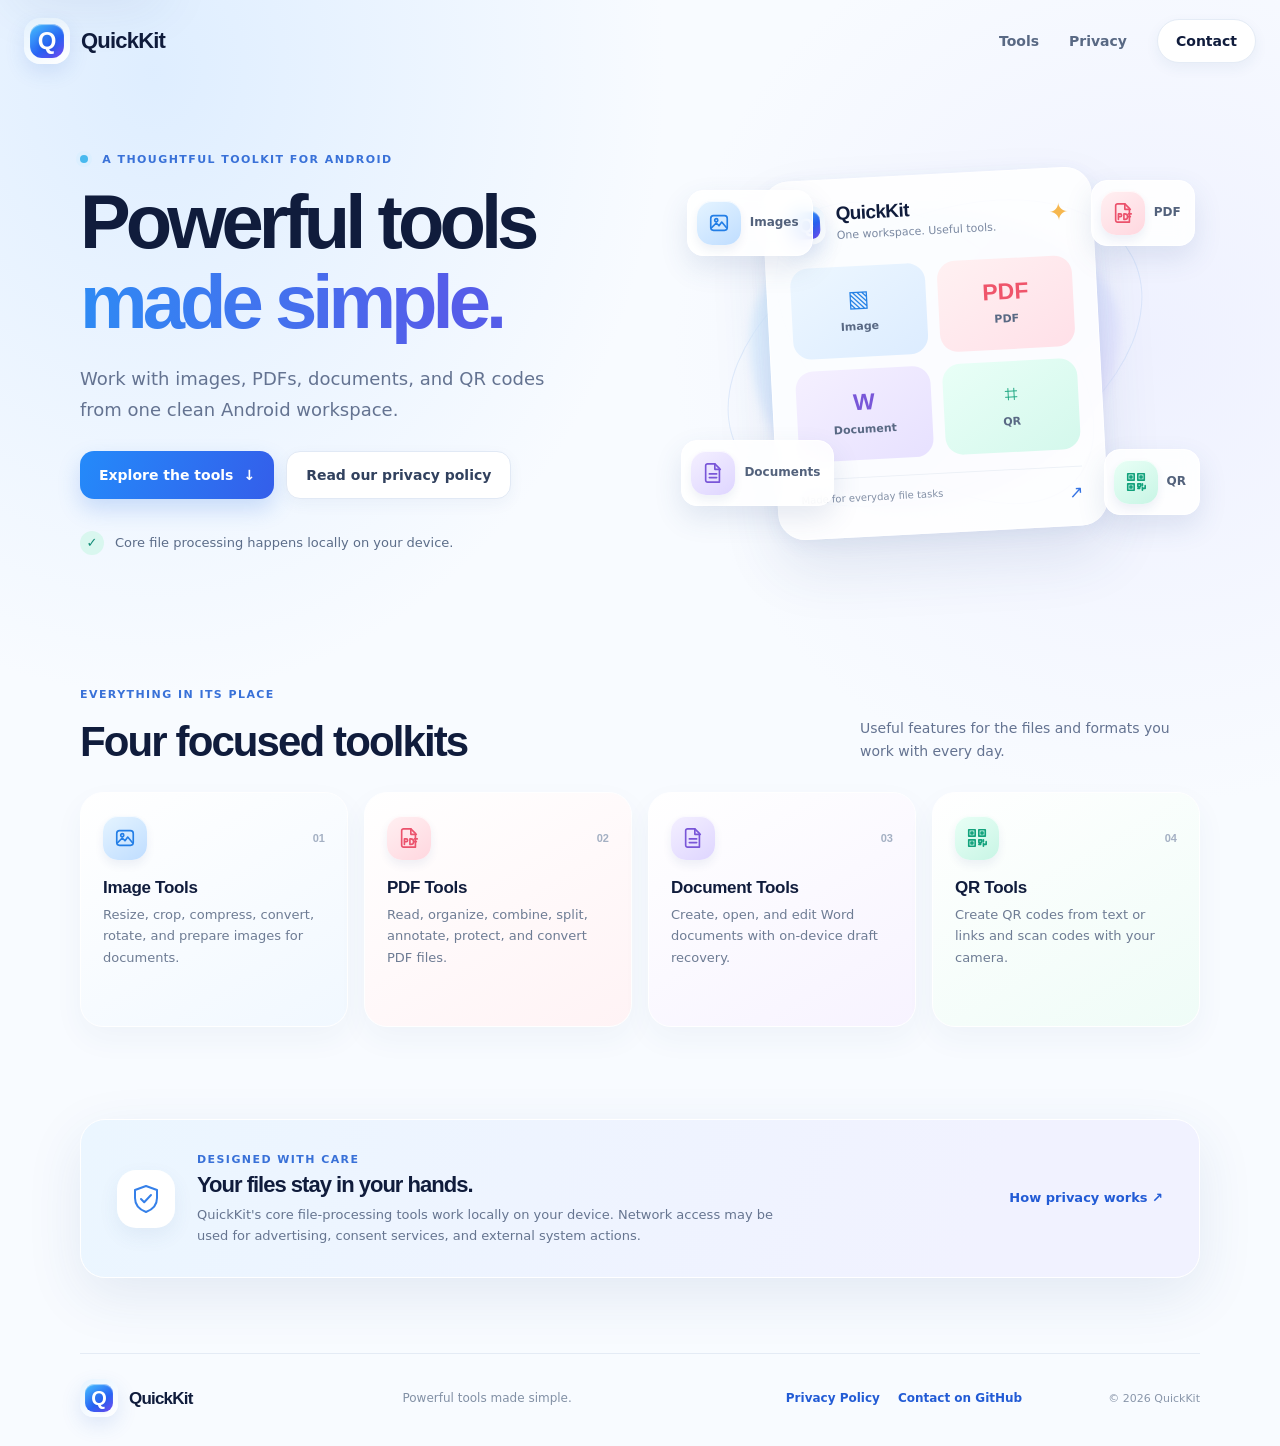
<file: index.html>
<!doctype html>
<html lang="en">
<head>
  <meta charset="utf-8">
  <meta name="viewport" content="width=device-width, initial-scale=1">
  <meta name="description" content="QuickKit brings practical image, PDF, document, and QR tools together in one clean Android workspace.">
  <meta name="theme-color" content="#f5f9ff">
  <link rel="canonical" href="https://ashish-vision.github.io/quickkit-site/">
  <link rel="icon" href="favicon.svg" type="image/svg+xml">
  <link rel="stylesheet" href="styles.css">
  <title>QuickKit — Powerful tools made simple</title>
</head>
<body>
  <a class="skip-link" href="#main">Skip to content</a>
  <header class="site-header">
    <a class="brand" href="./" aria-label="QuickKit home">
      <span class="brand-mark" aria-hidden="true"><span>Q</span></span>
      <span class="brand-name">QuickKit</span>
    </a>
    <nav aria-label="Main navigation">
      <a href="#tools">Tools</a>
      <a href="privacy.html">Privacy</a>
      <a class="nav-contact" href="https://github.com/Ashish-Vision">Contact</a>
    </nav>
  </header>

  <main id="main">
    <section class="hero wrap">
      <div class="hero-copy">
        <p class="eyebrow"><span class="eyebrow-dot"></span> A thoughtful toolkit for Android</p>
        <h1>Powerful tools<br><span>made simple.</span></h1>
        <p class="hero-lede">Work with images, PDFs, documents, and QR codes from one clean Android workspace.</p>
        <div class="hero-actions">
          <a class="button button-primary" href="#tools">Explore the tools <span aria-hidden="true">↓</span></a>
          <a class="button button-secondary" href="privacy.html">Read our privacy policy</a>
        </div>
        <div class="trust-note"><span class="check-icon" aria-hidden="true">✓</span><span>Core file processing happens locally on your device.</span></div>
      </div>
      <div class="hero-art" aria-label="QuickKit brings four kinds of tools together">
        <div class="orbit orbit-one"></div><div class="orbit orbit-two"></div>
        <div class="float-card float-image"><span class="tile-icon icon-image" aria-hidden="true"><svg viewBox="0 0 24 24"><rect x="3" y="4" width="18" height="16" rx="3"/><circle cx="9" cy="9" r="1.7"/><path d="m4 17 5-5 3 3 3-4 5 6"/></svg></span><span>Images</span></div>
        <div class="float-card float-pdf"><span class="tile-icon icon-pdf" aria-hidden="true"><svg viewBox="0 0 24 24"><path d="M6 2h8l5 5v15H6a2 2 0 0 1-2-2V4a2 2 0 0 1 2-2Z"/><path d="M14 2v6h6M7 16h2a1.5 1.5 0 0 0 0-3H7v6m6 0v-6h1a3 3 0 0 1 0 6h-1m5-6h3m-3 3h2"/></svg></span><span>PDF</span></div>
        <div class="float-card float-doc"><span class="tile-icon icon-doc" aria-hidden="true"><svg viewBox="0 0 24 24"><path d="M6 2h8l5 5v15H6a2 2 0 0 1-2-2V4a2 2 0 0 1 2-2Z"/><path d="M14 2v6h6M8 13h8M8 17h8"/></svg></span><span>Documents</span></div>
        <div class="float-card float-qr"><span class="tile-icon icon-qr" aria-hidden="true"><svg viewBox="0 0 24 24"><path d="M3 3h7v7H3zM14 3h7v7h-7zM3 14h7v7H3zM14 14h3v3h-3zM19 14v2m-5 3h2m3-1v3m3-5v3h-3"/><path d="M5.5 5.5h2v2h-2zm11 0h2v2h-2zm-11 11h2v2h-2z"/></svg></span><span>QR</span></div>
        <div class="app-card"><div class="app-card-head"><span class="brand-mark brand-mark-small" aria-hidden="true"><span>Q</span></span><div><strong>QuickKit</strong><small>One workspace. Useful tools.</small></div><span class="sparkle" aria-hidden="true">✦</span></div><div class="app-card-grid"><div class="mini-tool mini-blue"><span>▧</span><small>Image</small></div><div class="mini-tool mini-rose"><span>PDF</span><small>PDF</small></div><div class="mini-tool mini-violet"><span>W</span><small>Document</small></div><div class="mini-tool mini-green"><span>⌗</span><small>QR</small></div></div><div class="app-card-footer"><span>Made for everyday file tasks</span><span class="tiny-arrow" aria-hidden="true">↗</span></div></div>
        <div class="hero-glow"></div>
      </div>
    </section>

    <section id="tools" class="tools-section wrap">
      <div class="section-heading"><div><p class="eyebrow">Everything in its place</p><h2>Four focused toolkits</h2></div><p>Useful features for the files and formats you work with every day.</p></div>
      <div class="tool-grid">
        <article class="tool-card card-blue"><div class="tool-card-top"><span class="tile-icon icon-image" aria-hidden="true"><svg viewBox="0 0 24 24"><rect x="3" y="4" width="18" height="16" rx="3"/><circle cx="9" cy="9" r="1.7"/><path d="m4 17 5-5 3 3 3-4 5 6"/></svg></span><span class="card-index">01</span></div><h3>Image Tools</h3><p>Resize, crop, compress, convert, rotate, and prepare images for documents.</p></article>
        <article class="tool-card card-rose"><div class="tool-card-top"><span class="tile-icon icon-pdf" aria-hidden="true"><svg viewBox="0 0 24 24"><path d="M6 2h8l5 5v15H6a2 2 0 0 1-2-2V4a2 2 0 0 1 2-2Z"/><path d="M14 2v6h6M7 16h2a1.5 1.5 0 0 0 0-3H7v6m6 0v-6h1a3 3 0 0 1 0 6h-1m5-6h3m-3 3h2"/></svg></span><span class="card-index">02</span></div><h3>PDF Tools</h3><p>Read, organize, combine, split, annotate, protect, and convert PDF files.</p></article>
        <article class="tool-card card-violet"><div class="tool-card-top"><span class="tile-icon icon-doc" aria-hidden="true"><svg viewBox="0 0 24 24"><path d="M6 2h8l5 5v15H6a2 2 0 0 1-2-2V4a2 2 0 0 1 2-2Z"/><path d="M14 2v6h6M8 13h8M8 17h8"/></svg></span><span class="card-index">03</span></div><h3>Document Tools</h3><p>Create, open, and edit Word documents with on-device draft recovery.</p></article>
        <article class="tool-card card-green"><div class="tool-card-top"><span class="tile-icon icon-qr" aria-hidden="true"><svg viewBox="0 0 24 24"><path d="M3 3h7v7H3zM14 3h7v7h-7zM3 14h7v7H3zM14 14h3v3h-3zM19 14v2m-5 3h2m3-1v3m3-5v3h-3"/><path d="M5.5 5.5h2v2h-2zm11 0h2v2h-2zm-11 11h2v2h-2z"/></svg></span><span class="card-index">04</span></div><h3>QR Tools</h3><p>Create QR codes from text or links and scan codes with your camera.</p></article>
      </div>
    </section>

    <section class="privacy-band wrap"><div class="privacy-symbol" aria-hidden="true"><svg viewBox="0 0 32 32"><path d="M16 3 27 7v8c0 7-4.7 11.7-11 14C9.7 26.7 5 22 5 15V7l11-4Z"/><path d="m11 16 3.2 3.2L21 12"/></svg></div><div><p class="eyebrow">Designed with care</p><h2>Your files stay in your hands.</h2><p>QuickKit's core file-processing tools work locally on your device. Network access may be used for advertising, consent services, and external system actions.</p></div><a class="text-link" href="privacy.html">How privacy works <span aria-hidden="true">↗</span></a></section>
  </main>

  <footer class="site-footer wrap"><a class="brand footer-brand" href="./"><span class="brand-mark brand-mark-small" aria-hidden="true"><span>Q</span></span><span class="brand-name">QuickKit</span></a><p>Powerful tools made simple.</p><div class="footer-links"><a href="privacy.html">Privacy Policy</a><a href="https://github.com/Ashish-Vision">Contact on GitHub</a></div><small>© 2026 QuickKit</small></footer>
</body>
</html>
</file>
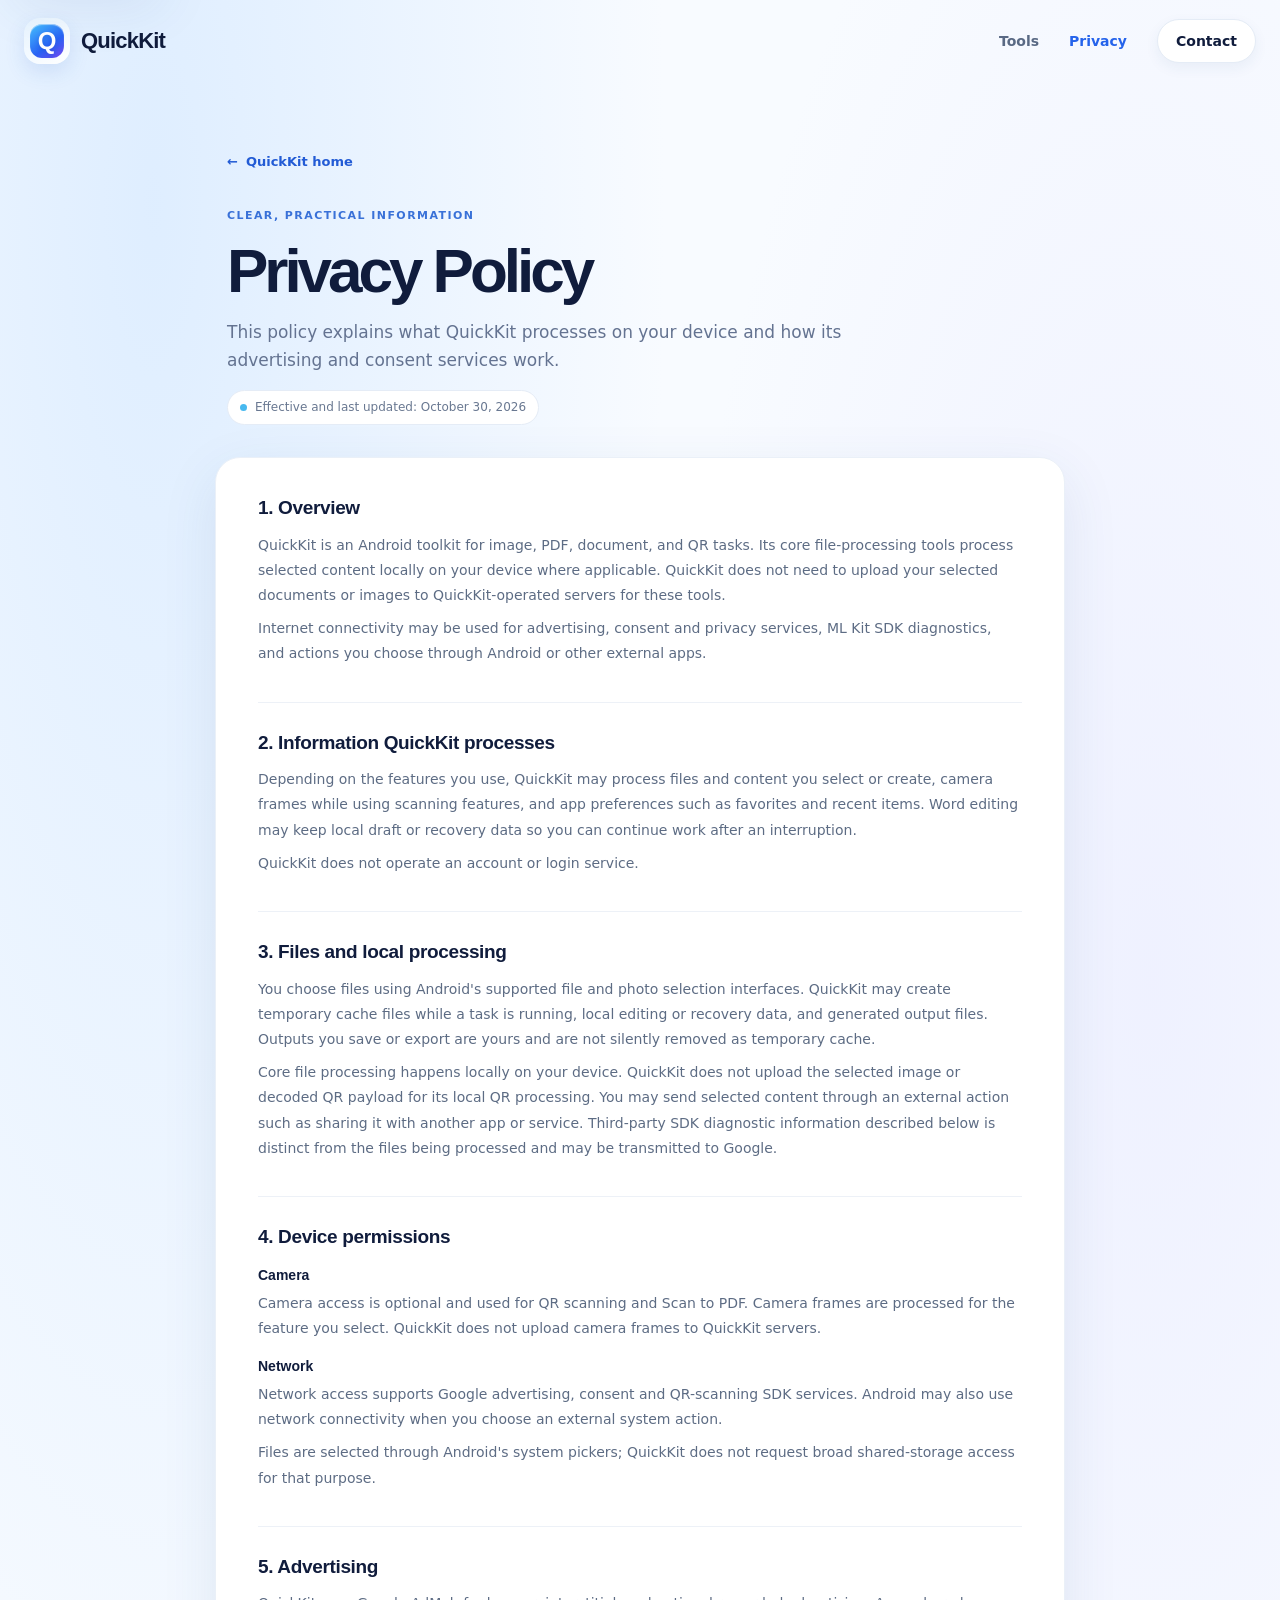
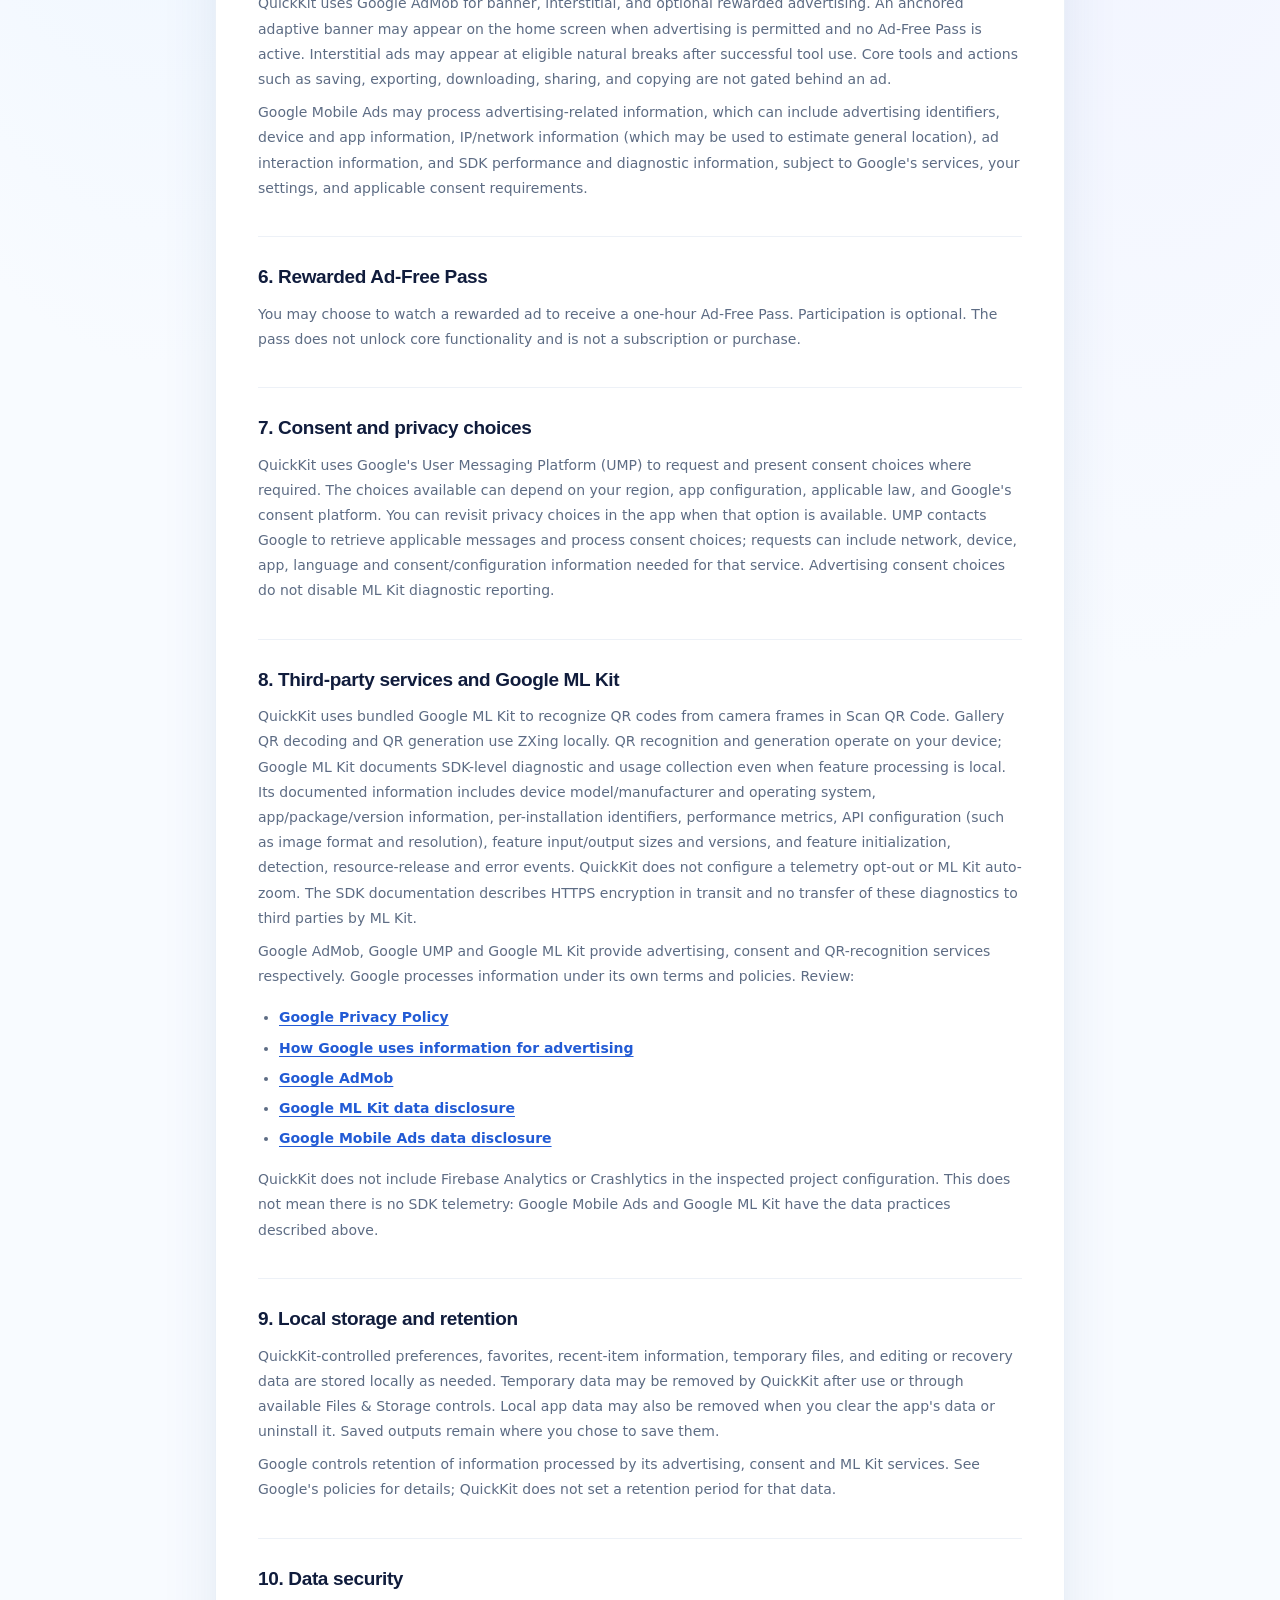
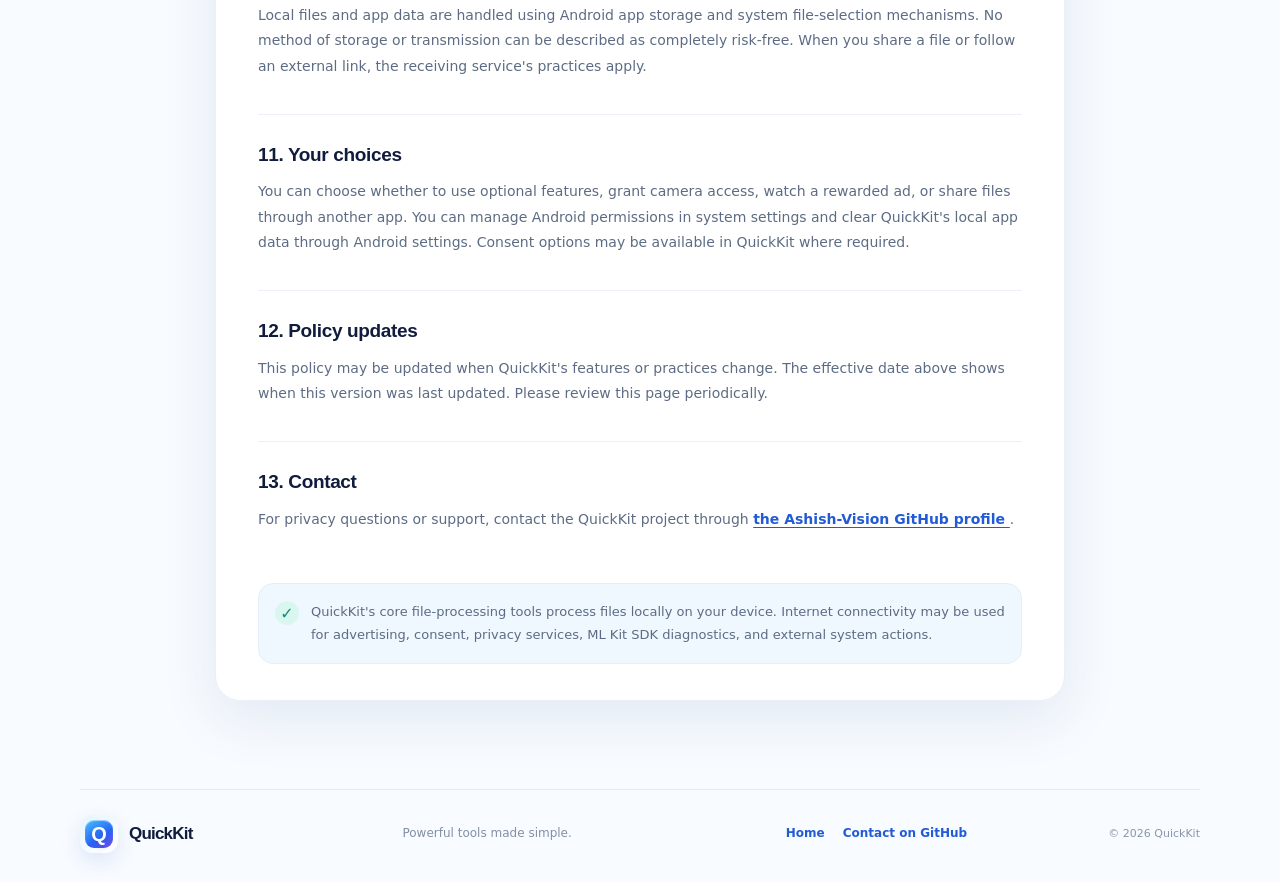
<file: privacy.html>
<!doctype html>
<html lang="en">
<head>
  <meta charset="utf-8">
  <meta name="viewport" content="width=device-width, initial-scale=1">

  <meta
    name="description"
    content="Read how QuickKit processes files, handles local app data, and uses Google advertising, consent and QR-scanning SDK services."
  >

  <meta name="theme-color" content="#f5f9ff">

  <link
    rel="canonical"
    href="https://ashish-vision.github.io/quickkit-site/privacy.html"
  >

  <link rel="icon" href="favicon.svg" type="image/svg+xml">
  <link rel="stylesheet" href="styles.css">

  <title>Privacy Policy — QuickKit</title>
</head>

<body>

  <a class="skip-link" href="#main">
    Skip to content
  </a>

  <header class="site-header">
    <a class="brand" href="./" aria-label="QuickKit home">
      <span class="brand-mark" aria-hidden="true">
        <span>Q</span>
      </span>
      <span class="brand-name">QuickKit</span>
    </a>

    <nav aria-label="Main navigation">
      <a href="./#tools">Tools</a>
      <a aria-current="page" href="privacy.html">Privacy</a>
      <a class="nav-contact" href="https://github.com/Ashish-Vision">
        Contact
      </a>
    </nav>
  </header>

  <main id="main" class="policy-wrap">

    <div class="policy-intro">

      <a class="back-link" href="./">
        <span aria-hidden="true">←</span> QuickKit home
      </a>

      <p class="eyebrow">
        Clear, practical information
      </p>

      <h1>Privacy Policy</h1>

      <p class="policy-lede">
        This policy explains what QuickKit processes on your
        device and how its advertising and consent services work.
      </p>

      <div class="date-pill">
        <span class="date-dot"></span>
        Effective and last updated: October 30, 2026
      </div>

    </div>

    <article class="policy-card">

      <!-- SECTION 1: OVERVIEW -->

      <section>
        <h2>1. Overview</h2>

        <p>
          QuickKit is an Android toolkit for image, PDF,
          document, and QR tasks. Its core file-processing
          tools process selected content locally on your
          device where applicable. QuickKit does not need
          to upload your selected documents or images to
          QuickKit-operated servers for these tools.
        </p>

        <p>
          Internet connectivity may be used for advertising,
          consent and privacy services, ML Kit SDK diagnostics,
          and actions you choose through Android or other
          external apps.
        </p>
      </section>

      <!-- SECTION 2: INFORMATION PROCESSED -->

      <section>
        <h2>2. Information QuickKit processes</h2>

        <p>
          Depending on the features you use, QuickKit may
          process files and content you select or create,
          camera frames while using scanning features,
          and app preferences such as favorites and recent
          items. Word editing may keep local draft or
          recovery data so you can continue work after
          an interruption.
        </p>

        <p>
          QuickKit does not operate an account or login service.
        </p>
      </section>

      <!-- SECTION 3: LOCAL FILE PROCESSING -->

      <section>
        <h2>3. Files and local processing</h2>

        <p>
          You choose files using Android's supported file
          and photo selection interfaces. QuickKit may
          create temporary cache files while a task is
          running, local editing or recovery data, and
          generated output files. Outputs you save or
          export are yours and are not silently removed
          as temporary cache.
        </p>

        <p>
          Core file processing happens locally on your
          device. QuickKit does not upload the selected
          image or decoded QR payload for its local QR
          processing. You may send selected content through
          an external action such as sharing it with
          another app or service. Third-party SDK diagnostic
          information described below is distinct from
          the files being processed and may be transmitted
          to Google.
        </p>
      </section>

      <!-- SECTION 4: DEVICE PERMISSIONS -->

      <section>
        <h2>4. Device permissions</h2>

        <h3>Camera</h3>

        <p>
          Camera access is optional and used for QR
          scanning and Scan to PDF. Camera frames are
          processed for the feature you select. QuickKit
          does not upload camera frames to QuickKit servers.
        </p>

        <h3>Network</h3>

        <p>
          Network access supports Google advertising,
          consent and QR-scanning SDK services. Android
          may also use network connectivity when you
          choose an external system action.
        </p>

        <p>
          Files are selected through Android's system
          pickers; QuickKit does not request broad
          shared-storage access for that purpose.
        </p>
      </section>

      <!-- SECTION 5: ADVERTISING -->

      <section>
        <h2>5. Advertising</h2>

        <p>
          QuickKit uses Google AdMob for banner,
          interstitial, and optional rewarded advertising.
          An anchored adaptive banner may appear on the
          home screen when advertising is permitted and
          no Ad-Free Pass is active. Interstitial ads may
          appear at eligible natural breaks after successful
          tool use. Core tools and actions such as saving,
          exporting, downloading, sharing, and copying are
          not gated behind an ad.
        </p>

        <p>
          Google Mobile Ads may process advertising-related
          information, which can include advertising
          identifiers, device and app information,
          IP/network information (which may be used to
          estimate general location), ad interaction
          information, and SDK performance and diagnostic
          information, subject to Google's services,
          your settings, and applicable consent requirements.
        </p>
      </section>

      <!-- SECTION 6: REWARDED AD-FREE PASS -->

      <section>
        <h2>6. Rewarded Ad-Free Pass</h2>

        <p>
          You may choose to watch a rewarded ad to receive
          a one-hour Ad-Free Pass. Participation is optional.
          The pass does not unlock core functionality and
          is not a subscription or purchase.
        </p>
      </section>

      <!-- SECTION 7: CONSENT AND PRIVACY -->

      <section>
        <h2>7. Consent and privacy choices</h2>

        <p>
          QuickKit uses Google's User Messaging Platform
          (UMP) to request and present consent choices
          where required. The choices available can
          depend on your region, app configuration,
          applicable law, and Google's consent platform.
          You can revisit privacy choices in the app
          when that option is available. UMP contacts
          Google to retrieve applicable messages and
          process consent choices; requests can include
          network, device, app, language and
          consent/configuration information needed for
          that service. Advertising consent choices
          do not disable ML Kit diagnostic reporting.
        </p>
      </section>

      <!-- SECTION 8: THIRD-PARTY SERVICES -->

      <section>
        <h2>8. Third-party services and Google ML Kit</h2>

        <p>
          QuickKit uses bundled Google ML Kit to recognize
          QR codes from camera frames in Scan QR Code.
          Gallery QR decoding and QR generation use ZXing
          locally. QR recognition and generation operate
          on your device; Google ML Kit documents SDK-level
          diagnostic and usage collection even when feature
          processing is local. Its documented information
          includes device model/manufacturer and operating
          system, app/package/version information,
          per-installation identifiers, performance metrics,
          API configuration (such as image format and
          resolution), feature input/output sizes and
          versions, and feature initialization, detection,
          resource-release and error events. QuickKit does
          not configure a telemetry opt-out or ML Kit
          auto-zoom. The SDK documentation describes HTTPS
          encryption in transit and no transfer of these
          diagnostics to third parties by ML Kit.
        </p>

        <p>
          Google AdMob, Google UMP and Google ML Kit provide
          advertising, consent and QR-recognition services
          respectively. Google processes information under
          its own terms and policies. Review:
        </p>

        <ul class="policy-links">

          <li>
            <a href="https://policies.google.com/privacy">
              Google Privacy Policy
            </a>
          </li>

          <li>
            <a href="https://policies.google.com/technologies/ads">
              How Google uses information for advertising
            </a>
          </li>

          <li>
            <a href="https://admob.google.com/home/">
              Google AdMob
            </a>
          </li>

          <li>
            <a href="https://developers.google.com/ml-kit/android-data-disclosure">
              Google ML Kit data disclosure
            </a>
          </li>

          <li>
            <a href="https://developers.google.com/admob/android/privacy/play-data-disclosure">
              Google Mobile Ads data disclosure
            </a>
          </li>

        </ul>

        <p>
          QuickKit does not include Firebase Analytics
          or Crashlytics in the inspected project
          configuration. This does not mean there is
          no SDK telemetry: Google Mobile Ads and
          Google ML Kit have the data practices
          described above.
        </p>
      </section>

      <!-- SECTION 9: STORAGE AND RETENTION -->

      <section>
        <h2>9. Local storage and retention</h2>

        <p>
          QuickKit-controlled preferences, favorites,
          recent-item information, temporary files,
          and editing or recovery data are stored
          locally as needed. Temporary data may be
          removed by QuickKit after use or through
          available Files &amp; Storage controls.
          Local app data may also be removed when you
          clear the app's data or uninstall it.
          Saved outputs remain where you chose to save them.
        </p>

        <p>
          Google controls retention of information
          processed by its advertising, consent and
          ML Kit services. See Google's policies for
          details; QuickKit does not set a retention
          period for that data.
        </p>
      </section>

      <!-- SECTION 10: DATA SECURITY -->

      <section>
        <h2>10. Data security</h2>

        <p>
          Local files and app data are handled using
          Android app storage and system file-selection
          mechanisms. No method of storage or transmission
          can be described as completely risk-free.
          When you share a file or follow an external
          link, the receiving service's practices apply.
        </p>
      </section>

      <!-- SECTION 11: USER CHOICES -->

      <section>
        <h2>11. Your choices</h2>

        <p>
          You can choose whether to use optional features,
          grant camera access, watch a rewarded ad, or
          share files through another app. You can manage
          Android permissions in system settings and
          clear QuickKit's local app data through Android
          settings. Consent options may be available in
          QuickKit where required.
        </p>
      </section>

      <!-- SECTION 12: POLICY UPDATES -->

      <section>
        <h2>12. Policy updates</h2>

        <p>
          This policy may be updated when QuickKit's
          features or practices change. The effective
          date above shows when this version was last
          updated. Please review this page periodically.
        </p>
      </section>

      <!-- SECTION 13: CONTACT -->

      <section>
        <h2>13. Contact</h2>

        <p>
          For privacy questions or support, contact
          the QuickKit project through
          <a href="https://github.com/Ashish-Vision">
            the Ashish-Vision GitHub profile
          </a>.
        </p>
      </section>

      <!-- POLICY SUMMARY -->

      <div class="policy-footnote">

        <span class="check-icon" aria-hidden="true">
          ✓
        </span>

        <p>
          QuickKit's core file-processing tools process
          files locally on your device. Internet
          connectivity may be used for advertising,
          consent, privacy services, ML Kit SDK
          diagnostics, and external system actions.
        </p>

      </div>

    </article>

  </main>

  <!-- FOOTER -->

  <footer class="site-footer wrap">

    <a class="brand footer-brand" href="./">
      <span class="brand-mark brand-mark-small" aria-hidden="true">
        <span>Q</span>
      </span>
      <span class="brand-name">QuickKit</span>
    </a>

    <p>Powerful tools made simple.</p>

    <div class="footer-links">
      <a href="./">Home</a>
      <a href="https://github.com/Ashish-Vision">
        Contact on GitHub
      </a>
    </div>

    <small>© 2026 QuickKit</small>

  </footer>

</body>
</html>
</file>
<file: styles.css>
:root{color-scheme:light;--ink:#101c3c;--muted:#647391;--blue:#2563eb;--sky:#eaf3ff;--line:#e5ecf6;--white:#fff;--shadow:0 18px 55px rgba(43,80,142,.10);font-family:'DM Sans',Inter,ui-sans-serif,system-ui,-apple-system,BlinkMacSystemFont,'Segoe UI',sans-serif;font-synthesis:none;text-rendering:optimizeLegibility;-webkit-font-smoothing:antialiased}
*{box-sizing:border-box}html{scroll-behavior:smooth;scroll-padding-top:90px}body{margin:0;color:var(--ink);background:radial-gradient(ellipse at 12% 5%,rgba(204,228,255,.58),transparent 32rem),radial-gradient(ellipse at 90% 24%,rgba(219,220,255,.32),transparent 30rem),#f8fbff;font-size:16px;line-height:1.6}a{color:#225bd5;text-underline-offset:3px}a:hover{color:#143f9d}a:focus-visible{outline:3px solid #f4a340;outline-offset:4px;border-radius:5px}.wrap{width:min(1120px,calc(100% - 48px));margin-inline:auto}.skip-link{position:absolute;left:12px;top:-60px;z-index:10;padding:10px 14px;background:#fff;border-radius:10px;box-shadow:var(--shadow)}.skip-link:focus{top:12px}.site-header{height:82px;width:min(1240px,calc(100% - 48px));margin:auto;display:flex;align-items:center;justify-content:space-between}.brand{display:inline-flex;align-items:center;gap:11px;text-decoration:none;color:var(--ink)}.brand-mark{display:grid;place-items:center;width:46px;height:46px;border-radius:16px;background:linear-gradient(145deg,#e7f4ff,#fff);box-shadow:0 8px 20px rgba(48,102,201,.13);position:relative}.brand-mark:before{content:'';position:absolute;inset:6px;border-radius:12px;background:linear-gradient(145deg,#45c1ff,#2963f4 60%,#7548ef);box-shadow:inset 0 1px 1px #ffffff90}.brand-mark span{position:relative;color:#fff;font:800 24px/1 Manrope,sans-serif;text-shadow:0 2px 4px #1849c455}.brand-name{font:800 22px/1 Manrope,sans-serif;letter-spacing:-.8px}.site-header nav{display:flex;align-items:center;gap:30px}.site-header nav a{color:#596984;text-decoration:none;font-size:14px;font-weight:600}.site-header nav a:hover,.site-header nav a[aria-current=page]{color:var(--blue)}.site-header nav .nav-contact{padding:10px 18px;background:#fff;border:1px solid var(--line);border-radius:999px;box-shadow:0 5px 14px #244b8010;color:var(--ink)}
.hero{display:grid;grid-template-columns:1.02fr .98fr;align-items:center;gap:40px;padding-top:66px;padding-bottom:96px;min-height:570px}.hero-copy{position:relative;z-index:1}.eyebrow{margin:0 0 14px;color:#3971d8;text-transform:uppercase;letter-spacing:.13em;font-size:11px;font-weight:800}.eyebrow-dot,.date-dot{display:inline-block;width:8px;height:8px;border-radius:50%;background:#48b9ef;box-shadow:0 0 0 4px #dcefff;margin-right:9px}.hero h1,.policy-intro h1,.not-found h1{font:800 clamp(46px,6vw,76px)/1.05 Manrope,ui-sans-serif,sans-serif;letter-spacing:-.065em;margin:0;max-width:620px}.hero h1 span{color:#3476ed;background:linear-gradient(90deg,#2e8af4,#555de9 85%);-webkit-background-clip:text;background-clip:text;-webkit-text-fill-color:transparent}.hero-lede{font-size:18px;line-height:1.7;max-width:490px;color:var(--muted);margin:22px 0 26px}.hero-actions{display:flex;gap:12px;flex-wrap:wrap}.button{min-height:48px;padding:0 19px;border-radius:14px;display:inline-flex;align-items:center;justify-content:center;gap:10px;text-decoration:none;font-size:14px;font-weight:700;transition:transform .18s ease,box-shadow .18s ease}.button:hover{transform:translateY(-2px)}.button-primary{color:#fff;background:linear-gradient(110deg,#248afa,#345eea);box-shadow:0 10px 22px #3075e538}.button-primary:hover{color:#fff;box-shadow:0 13px 28px #3075e550}.button-secondary{color:#31415e;background:#fff;border:1px solid #e1e9f5;box-shadow:0 5px 15px #244b800d}.button-secondary:hover{color:#173f9d}.trust-note{display:flex;align-items:center;gap:11px;margin-top:32px;color:#5c6d89;font-size:13px;font-weight:500}.check-icon{display:grid;place-items:center;width:24px;height:24px;flex:none;border-radius:50%;color:#128c77;background:#d9f7ef;font-weight:900}
.hero-art{min-height:410px;position:relative;display:grid;place-items:center}.hero-glow{position:absolute;width:370px;height:300px;top:62px;left:50%;transform:translateX(-50%);background:linear-gradient(135deg,#d5f0ff,#dfe3ff 70%,#f1e4ff);filter:blur(5px);border-radius:48% 52% 61% 39%/43% 40% 60% 57%;opacity:.75}.orbit{position:absolute;z-index:0;border:1px solid #b8d2f466;border-radius:50%;transform:rotate(-25deg)}.orbit-one{width:440px;height:270px}.orbit-two{width:380px;height:220px;transform:rotate(42deg)}.app-card{z-index:1;width:min(330px,77%);padding:23px 23px 19px;background:rgba(255,255,255,.88);border:1px solid #fff;border-radius:27px;box-shadow:0 30px 60px #294b811c,0 5px 18px #3a67aa12;transform:rotate(-3deg)}.app-card-head{display:flex;align-items:center;gap:11px}.brand-mark-small{width:38px;height:38px;border-radius:13px}.brand-mark-small:before{inset:5px;border-radius:9px}.brand-mark-small span{font-size:20px}.app-card-head strong,.app-card-head small{display:block}.app-card-head strong{font:800 19px Manrope,sans-serif;letter-spacing:-.6px}.app-card-head small{font-size:11px;color:#7b89a2;margin-top:2px}.sparkle{margin-left:auto;color:#f6b74e;font-size:24px}.app-card-grid{display:grid;grid-template-columns:repeat(2,1fr);gap:12px;margin-top:22px}.mini-tool{height:91px;border-radius:18px;display:flex;flex-direction:column;justify-content:center;align-items:center;gap:5px}.mini-tool span{font:800 23px Manrope,sans-serif}.mini-tool small{font-size:11px;font-weight:700;color:#596984}.mini-blue{background:linear-gradient(145deg,#edf7ff,#dcecff);color:#2581e5}.mini-rose{background:linear-gradient(145deg,#fff1f2,#ffe0e8);color:#ef556b}.mini-violet{background:linear-gradient(145deg,#f5f0ff,#e7e1ff);color:#7957d8}.mini-green{background:linear-gradient(145deg,#e9fff7,#d4f8ec);color:#17a47e}.app-card-footer{border-top:1px solid #edf1f7;margin-top:17px;padding-top:12px;display:flex;justify-content:space-between;color:#8390a6;font-size:10px}.tiny-arrow{color:#3674e4;font-size:17px}.float-card{position:absolute;z-index:2;display:flex;align-items:center;gap:9px;padding:10px 13px 10px 9px;background:#ffffffdc;border:1px solid #fff;border-radius:16px;box-shadow:0 12px 28px #34598c20;color:#53627c;font-size:12px;font-weight:700;backdrop-filter:blur(9px);animation:float 5s ease-in-out infinite}.float-image{top:42px;left:3%}.float-pdf{top:32px;right:1%;animation-delay:-1s}.float-doc{bottom:52px;left:2%;animation-delay:-2s}.float-qr{right:0;bottom:43px;animation-delay:-3s}.tile-icon{width:44px;height:44px;border-radius:15px;display:grid;place-items:center;box-shadow:inset 0 1px #ffffffbd,0 5px 10px #193d7912}.tile-icon svg{width:22px;height:22px;fill:none;stroke:currentColor;stroke-width:1.8;stroke-linecap:round;stroke-linejoin:round}.icon-image{background:linear-gradient(145deg,#e5f4ff,#bfddff);color:#237ee6}.icon-pdf{background:linear-gradient(145deg,#fff0f2,#ffd7df);color:#eb526c}.icon-doc{background:linear-gradient(145deg,#f4f0ff,#ded5ff);color:#7956d8}.icon-qr{background:linear-gradient(145deg,#e9fff6,#c8f5e5);color:#12a27c}@keyframes float{0%,100%{transform:translateY(0)}50%{transform:translateY(-8px)}}
.tools-section{padding:32px 0 92px}.section-heading{display:flex;justify-content:space-between;align-items:end;gap:24px;margin-bottom:26px}.section-heading h2,.privacy-band h2{font:800 clamp(28px,4vw,42px)/1.15 Manrope,sans-serif;letter-spacing:-.045em;margin:0}.section-heading>p{max-width:340px;margin:0 0 4px;color:var(--muted);font-size:14px}.tool-grid{display:grid;grid-template-columns:repeat(4,1fr);gap:16px}.tool-card{min-height:235px;padding:23px 22px;border:1px solid #fff;border-radius:23px;box-shadow:0 12px 30px #3258870c;transition:transform .2s ease,box-shadow .2s ease}.tool-card:hover{transform:translateY(-4px);box-shadow:0 18px 36px #32588717}.card-blue{background:linear-gradient(150deg,#fff,#f1f8ff)}.card-rose{background:linear-gradient(150deg,#fff,#fff3f5)}.card-violet{background:linear-gradient(150deg,#fff,#f7f3ff)}.card-green{background:linear-gradient(150deg,#fff,#effcf7)}.tool-card-top{display:flex;align-items:center;justify-content:space-between}.card-index{font:700 11px Manrope,sans-serif;color:#a4b0c3}.tool-card h3{font:800 17px Manrope,sans-serif;letter-spacing:-.3px;margin:18px 0 6px}.tool-card p{margin:0;color:#6e7c94;font-size:13px;line-height:1.65}.privacy-band{display:flex;align-items:center;gap:22px;padding:31px 36px;margin-bottom:75px;border:1px solid #fff;border-radius:25px;background:linear-gradient(110deg,#ebf6ff,#f1f2ff 80%);box-shadow:var(--shadow)}.privacy-symbol{width:58px;height:58px;display:grid;place-items:center;flex:none;border-radius:19px;background:#fff;box-shadow:0 8px 20px #31588d13}.privacy-symbol svg{width:32px;height:32px;fill:none;stroke:#3580e9;stroke-width:2;stroke-linecap:round;stroke-linejoin:round}.privacy-band .eyebrow{margin-bottom:4px}.privacy-band h2{font-size:22px}.privacy-band>div:nth-child(2)>p:last-child{max-width:610px;margin:7px 0 0;color:#667590;font-size:13px}.text-link{white-space:nowrap;margin-left:auto;text-decoration:none;font-size:13px;font-weight:700}.site-footer{display:grid;grid-template-columns:1fr 1.2fr 1fr auto;align-items:center;gap:18px;padding-top:25px;padding-bottom:29px;border-top:1px solid #e4ebf5}.footer-brand .brand-name{font-size:17px}.site-footer>p{margin:0;color:#8290a5;font-size:12px}.footer-links{display:flex;gap:18px}.footer-links a{font-size:12px;font-weight:600;text-decoration:none}.site-footer>small{color:#8996aa;font-size:11px}
.policy-wrap{width:min(850px,calc(100% - 40px));margin:48px auto 88px}.policy-intro{padding:18px 12px 32px}.back-link{display:inline-flex;gap:8px;align-items:center;margin-bottom:34px;text-decoration:none;font-size:13px;font-weight:700}.policy-intro h1{font-size:clamp(42px,7vw,62px)}.policy-lede{max-width:620px;margin:16px 0;color:var(--muted);font-size:17px}.date-pill{display:inline-flex;align-items:center;padding:7px 12px;background:#fff;border:1px solid var(--line);border-radius:999px;color:#697891;font-size:12px}.date-dot{width:7px;height:7px;margin-right:8px;box-shadow:none}.policy-card{padding:10px 42px 36px;background:#fff;border:1px solid #eaf0f8;border-radius:25px;box-shadow:var(--shadow)}.policy-card section{padding:27px 0;border-bottom:1px solid #edf1f7}.policy-card section:last-of-type{border-bottom:0}.policy-card h2{font:800 19px/1.35 Manrope,sans-serif;letter-spacing:-.35px;margin:0 0 12px}.policy-card h3{font:700 14px Manrope,sans-serif;margin:17px 0 5px}.policy-card p,.policy-card li{font-size:14px;line-height:1.8;color:#5d6c84}.policy-card p{margin:8px 0}.policy-card ul{padding-left:21px}.policy-card li+li{margin-top:5px}.policy-card a{font-weight:600}.policy-footnote{display:flex;gap:12px;align-items:flex-start;padding:16px;background:#eff7ff;border:1px solid #e1efff;border-radius:15px;margin-top:16px}.policy-footnote p{margin:0;font-size:13px}.policy-footnote .check-icon{margin-top:1px}.not-found{min-height:100vh;display:flex;flex-direction:column;align-items:flex-start;justify-content:center;width:min(650px,calc(100% - 40px));margin:auto}.not-found .eyebrow{margin-top:50px}.not-found h1{font-size:clamp(42px,8vw,66px)}.not-found>p:not(.eyebrow){color:var(--muted);margin:12px 0 24px}
@media(max-width:900px){.hero{gap:12px;padding-top:48px;padding-bottom:70px;min-height:520px}.hero-art{transform:scale(.91);margin-inline:-20px}.tool-grid{grid-template-columns:repeat(2,1fr)}.tool-card{min-height:205px}.site-footer{grid-template-columns:1fr 1fr}.footer-links{justify-content:flex-end}.site-footer>small{text-align:right}}
@media(max-width:620px){body{font-size:15px}.wrap{width:min(100% - 36px,500px)}.site-header{height:70px;width:calc(100% - 32px)}.brand-mark{width:41px;height:41px;border-radius:14px}.brand-name{font-size:20px}.site-header nav{gap:14px}.site-header nav a{font-size:12px}.site-header nav .nav-contact{padding:8px 12px}.hero{display:flex;flex-direction:column;align-items:stretch;padding-top:42px;padding-bottom:54px;gap:16px}.hero h1{font-size:clamp(47px,13vw,66px)}.hero-lede{font-size:16px;margin:17px 0 21px}.hero-actions{gap:9px}.button{min-height:46px;padding-inline:14px;font-size:12px;border-radius:12px}.trust-note{margin-top:21px;font-size:12px}.hero-art{width:100%;min-height:340px;transform:none;margin:0}.hero-glow{width:min(90vw,340px);height:260px;top:46px}.orbit-one{width:100%;max-width:400px;height:235px}.orbit-two{width:88%;height:200px}.app-card{width:min(280px,76%);padding:18px;border-radius:23px}.app-card-grid{gap:9px;margin-top:16px}.mini-tool{height:74px}.float-card{gap:6px;padding:7px 10px 7px 7px;font-size:10px;border-radius:13px}.float-card .tile-icon{width:35px;height:35px;border-radius:12px}.float-card .tile-icon svg{width:18px;height:18px}.float-image{left:0;top:30px}.float-pdf{right:0;top:19px}.float-doc{left:0;bottom:26px}.float-qr{right:0;bottom:21px}.tools-section{padding:14px 0 58px}.section-heading{display:block;margin-bottom:18px}.section-heading h2{font-size:30px}.section-heading>p{margin-top:9px;font-size:13px}.tool-grid{gap:11px}.tool-card{min-height:190px;padding:17px 15px;border-radius:18px}.tool-card .tile-icon{width:39px;height:39px;border-radius:13px}.tool-card h3{font-size:15px;margin-top:14px}.tool-card p{font-size:12px;line-height:1.55}.privacy-band{width:calc(100% - 36px);padding:20px;display:grid;grid-template-columns:48px 1fr;gap:13px;border-radius:20px;margin-bottom:51px}.privacy-symbol{width:46px;height:46px;border-radius:15px}.privacy-symbol svg{width:27px}.privacy-band h2{font-size:19px}.privacy-band>div:nth-child(2)>p:last-child{font-size:12px}.text-link{grid-column:2;margin:0;font-size:12px}.site-footer{width:calc(100% - 36px);grid-template-columns:1fr auto;gap:12px;padding-top:19px;padding-bottom:22px}.site-footer>p{display:none}.footer-links{grid-column:1/-1;justify-content:flex-start;gap:18px}.site-footer>small{grid-column:2;grid-row:1;text-align:right}.policy-wrap{width:calc(100% - 28px);margin:26px auto 55px}.policy-intro{padding:10px 4px 22px}.back-link{margin-bottom:26px}.policy-intro h1{font-size:46px}.policy-lede{font-size:15px}.policy-card{padding:4px 20px 24px;border-radius:20px}.policy-card section{padding:22px 0}.policy-card h2{font-size:17px}.policy-card p,.policy-card li{font-size:13px}.policy-footnote{padding:13px}.policy-footnote p{font-size:12px}}
@media(prefers-reduced-motion:reduce){*,*::before,*::after{scroll-behavior:auto!important;animation-duration:.01ms!important;animation-iteration-count:1!important;transition-duration:.01ms!important}}
</file>
